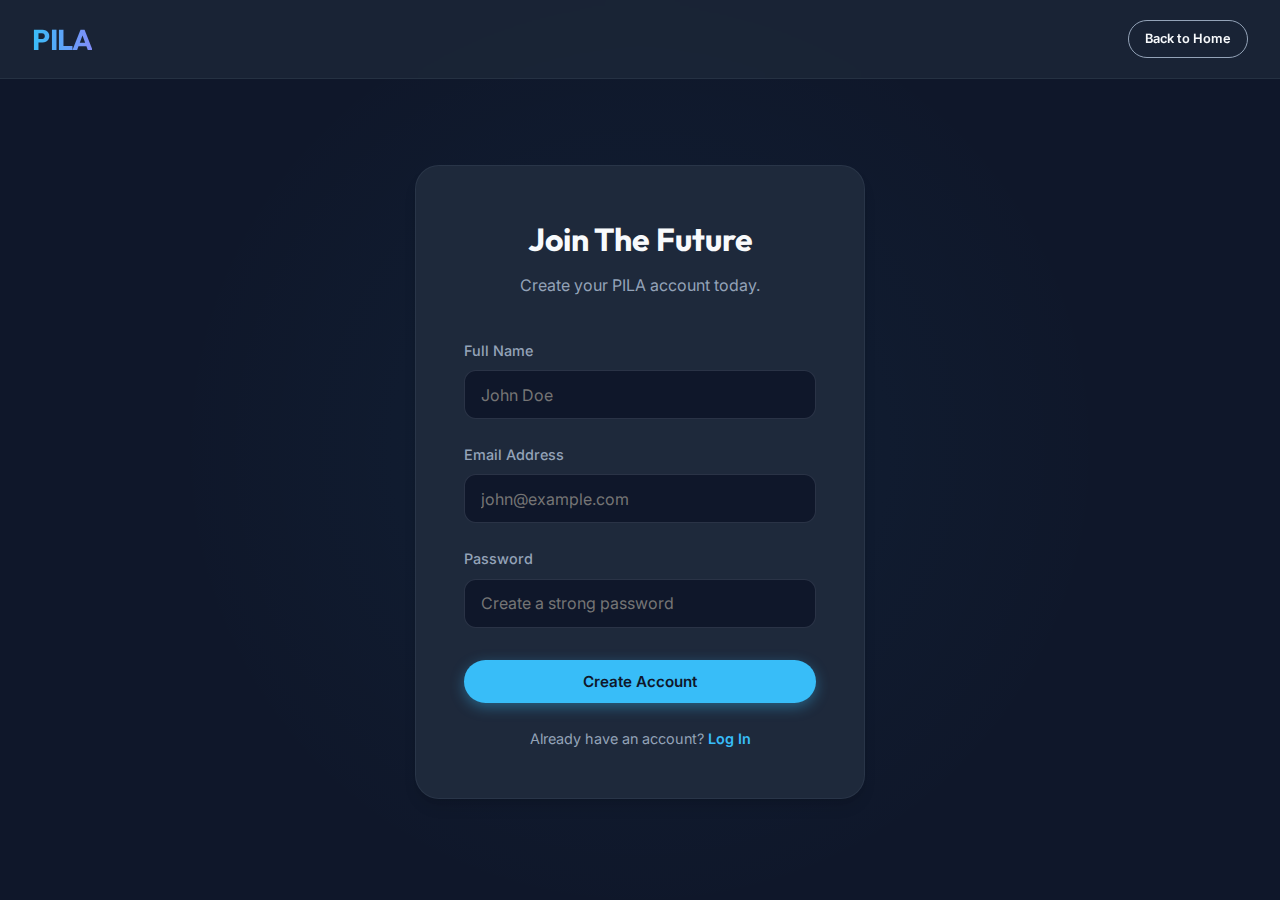
<file: signup.html>
<!DOCTYPE html>
<html lang="en">

<head>
    <meta charset="UTF-8">
    <meta name="viewport" content="width=device-width, initial-scale=1.0">
    <title>Sign Up | PILA Store</title>
    <meta name="description" content="Join PILA Store and unlock exclusive access to premium tech deals.">
    <!-- Google Fonts -->
    <link rel="preconnect" href="https://fonts.googleapis.com">
    <link rel="preconnect" href="https://fonts.gstatic.com" crossorigin>
    <link
        href="https://fonts.googleapis.com/css2?family=Inter:wght@300;400;500;600&family=Outfit:wght@500;700;800&display=swap"
        rel="stylesheet">
    <link rel="stylesheet" href="css/style.css">
</head>

<body>

    <!-- Simplified Header for Auth -->
    <header>
        <a href="index.html" class="logo">PILA</a>
        <a href="index.html" class="btn-secondary" style="font-size: 0.8rem; padding: 0.5rem 1rem;">Back to Home</a>
    </header>

    <div class="auth-container">
        <div class="auth-box">
            <div class="auth-header">
                <h2>Join The Future</h2>
                <p style="color: var(--text-secondary);">Create your PILA account today.</p>
            </div>

            <form id="signupForm" onsubmit="handleSignup(event)">
                <div class="form-group">
                    <label for="fullname">Full Name</label>
                    <input type="text" id="fullname" class="form-control" placeholder="John Doe" required>
                </div>

                <div class="form-group">
                    <label for="email">Email Address</label>
                    <input type="email" id="email" class="form-control" placeholder="john@example.com" required>
                </div>

                <div class="form-group">
                    <label for="password">Password</label>
                    <input type="password" id="password" class="form-control" placeholder="Create a strong password"
                        required>
                </div>

                <button type="submit" class="btn-primary btn-block">Create Account</button>
            </form>

            <div class="auth-footer">
                Already have an account? <a href="#">Log In</a>
            </div>
        </div>
    </div>

    <script>
        async function handleSignup(event) {
            event.preventDefault();

            const fullname = document.getElementById('fullname').value;
            const email = document.getElementById('email').value;
            const password = document.getElementById('password').value;

            try {
                const response = await fetch('/api/signup', {
                    method: 'POST',
                    headers: {
                        'Content-Type': 'application/json'
                    },
                    body: JSON.stringify({ fullname, email, password })
                });

                const data = await response.json();

                if (response.ok) {
                    alert('Account created successfully!');
                    window.location.href = 'index.html';
                } else {
                    alert('Error: ' + (data.error || 'Signup failed'));
                }
            } catch (error) {
                console.error('Error:', error);
                alert('An error occurred. Please try again.');
            }
        }
    </script>
</body>

</html>
</file>
<file: css/style.css>
/* Base Reset */
*,
*::before,
*::after {
    margin: 0;
    padding: 0;
    box-sizing: border-box;
}

:root {
    --bg-primary: #0f172a;
    /* Deep Slate Blue */
    --bg-secondary: #1e293b;
    /* Darker Slate */
    --text-primary: #f8fafc;
    /* Near White */
    --text-secondary: #94a3b8;
    /* Light Gray */
    --accent-color: #38bdf8;
    /* Sky Blue Neon */
    --accent-hover: #0ea5e9;
    /* Darker Sky Blue */
    --glass-bg: rgba(30, 41, 59, 0.7);
    --glass-border: rgba(148, 163, 184, 0.1);
    --shadow-sm: 0 1px 2px 0 rgb(0 0 0 / 0.05);
    --shadow-md: 0 4px 6px -1px rgb(0 0 0 / 0.1), 0 2px 4px -2px rgb(0 0 0 / 0.1);
    --shadow-lg: 0 10px 15px -3px rgb(0 0 0 / 0.1), 0 4px 6px -4px rgb(0 0 0 / 0.1);
    --font-heading: 'Outfit', sans-serif;
    --font-body: 'Inter', sans-serif;
}

body {
    font-family: var(--font-body);
    background-color: var(--bg-primary);
    color: var(--text-primary);
    line-height: 1.6;
    overflow-x: hidden;
}

a {
    text-decoration: none;
    color: inherit;
    transition: color 0.3s ease;
}

ul {
    list-style: none;
}

input,
button {
    font-family: inherit;
    outline: none;
    border: none;
}

/* Header & Navigation */
header {
    position: fixed;
    top: 0;
    left: 0;
    width: 100%;
    z-index: 1000;
    background: var(--glass-bg);
    backdrop-filter: blur(10px);
    border-bottom: 1px solid var(--glass-border);
    padding: 1rem 2rem;
    display: flex;
    justify-content: space-between;
    align-items: center;
}

.logo {
    font-family: var(--font-heading);
    font-size: 1.8rem;
    font-weight: 700;
    background: linear-gradient(to right, var(--accent-color), #818cf8);
    background-clip: text;
    -webkit-background-clip: text;
    -webkit-text-fill-color: transparent;
    letter-spacing: -0.5px;
}

nav ul {
    display: flex;
    gap: 2rem;
}

nav a {
    font-size: 0.95rem;
    font-weight: 500;
    color: var(--text-secondary);
    position: relative;
    padding: 0.5rem 0;
}

nav a:hover,
nav a.active {
    color: var(--text-primary);
}

nav a::after {
    content: '';
    position: absolute;
    bottom: 0;
    left: 0;
    width: 0%;
    height: 2px;
    background: var(--accent-color);
    transition: width 0.3s ease;
}

nav a:hover::after,
nav a.active::after {
    width: 100%;
}

.btn-primary {
    background: var(--accent-color);
    color: var(--bg-primary);
    padding: 0.75rem 1.5rem;
    border-radius: 999px;
    /* Pill shape */
    font-weight: 600;
    font-size: 0.95rem;
    cursor: pointer;
    transition: transform 0.2s ease, box-shadow 0.2s ease, background 0.2s ease;
    box-shadow: 0 4px 14px 0 rgba(56, 189, 248, 0.39);
}

.btn-primary:hover {
    background: var(--accent-hover);
    transform: translateY(-2px);
    box-shadow: 0 6px 20px 0 rgba(56, 189, 248, 0.23);
}

.btn-secondary {
    background: transparent;
    border: 1px solid var(--text-secondary);
    color: var(--text-primary);
    padding: 0.75rem 1.5rem;
    border-radius: 999px;
    font-weight: 600;
    transition: 0.3s;
}

.btn-secondary:hover {
    background: rgba(255, 255, 255, 0.05);
    border-color: var(--text-primary);
}

/* Hero Section */
.hero {
    min-height: 100vh;
    display: flex;
    align-items: center;
    justify-content: center;
    padding: 8rem 2rem 4rem;
    background: radial-gradient(circle at 10% 20%, rgba(56, 189, 248, 0.1) 0%, transparent 40%),
        radial-gradient(circle at 90% 80%, rgba(129, 140, 248, 0.1) 0%, transparent 40%);
    position: relative;
    overflow: hidden;
}

.hero-content {
    max-width: 1200px;
    margin: 0 auto;
    text-align: center;
    z-index: 10;
}

.hero h1 {
    font-family: var(--font-heading);
    font-size: 4rem;
    line-height: 1.1;
    margin-bottom: 1.5rem;
    background: linear-gradient(135deg, #fff 30%, #94a3b8 100%);
    background-clip: text;
    -webkit-background-clip: text;
    -webkit-text-fill-color: transparent;
}

.hero p {
    font-size: 1.25rem;
    color: var(--text-secondary);
    max-width: 600px;
    margin: 0 auto 3rem;
}

.hero-buttons {
    display: flex;
    gap: 1.5rem;
    justify-content: center;
}

/* Featured Products */
.featured {
    padding: 6rem 2rem;
    max-width: 1200px;
    margin: 0 auto;
}

.section-header {
    text-align: center;
    margin-bottom: 4rem;
}

.section-header h2 {
    font-family: var(--font-heading);
    font-size: 2.5rem;
    margin-bottom: 1rem;
}

.section-header p {
    color: var(--text-secondary);
}

.product-grid {
    display: grid;
    grid-template-columns: repeat(auto-fit, minmax(280px, 1fr));
    gap: 2.5rem;
}

.product-card {
    background: var(--bg-secondary);
    border-radius: 1rem;
    padding: 1rem;
    transition: transform 0.3s ease, box-shadow 0.3s ease;
    border: 1px solid var(--glass-border);
    position: relative;
    overflow: hidden;
}

.product-card:hover {
    transform: translateY(-8px);
    box-shadow: var(--shadow-lg);
    border-color: rgba(56, 189, 248, 0.3);
}

.product-image {
    width: 100%;
    aspect-ratio: 1/1;
    /* Square images */
    background: #2a354b;
    border-radius: 0.75rem;
    margin-bottom: 1.5rem;
    display: flex;
    align-items: center;
    justify-content: center;
    position: relative;
    overflow: hidden;
}

.product-image img {
    width: 100%;
    height: 100%;
    object-fit: cover;
    transition: transform 0.5s ease;
}

.product-card:hover .product-image img {
    transform: scale(1.05);
}

.product-info h3 {
    font-size: 1.25rem;
    margin-bottom: 0.5rem;
    font-weight: 600;
}

.product-info .price {
    font-size: 1.1rem;
    color: var(--accent-color);
    font-weight: 700;
    margin-bottom: 1rem;
    display: block;
}

.add-to-cart {
    width: 100%;
    padding: 0.6rem;
    background: rgba(56, 189, 248, 0.1);
    color: var(--accent-color);
    border-radius: 0.5rem;
    font-weight: 600;
    font-size: 0.9rem;
    cursor: pointer;
    transition: background 0.2s ease, color 0.2s ease;
}

.add-to-cart:hover {
    background: var(--accent-color);
    color: var(--bg-primary);
}

/* Login / Signup Page */
.auth-container {
    min-height: 100vh;
    display: flex;
    align-items: center;
    justify-content: center;
    padding: 6rem 2rem 2rem;
    /* Account for navbar */
    background: radial-gradient(circle at 50% 50%, rgba(56, 189, 248, 0.05) 0%, transparent 60%);
}

.auth-box {
    background: var(--bg-secondary);
    padding: 3rem;
    border-radius: 1.5rem;
    width: 100%;
    max-width: 450px;
    border: 1px solid var(--glass-border);
    box-shadow: var(--shadow-lg);
}

.auth-header {
    text-align: center;
    margin-bottom: 2.5rem;
}

.auth-header h2 {
    font-family: var(--font-heading);
    font-size: 2rem;
    margin-bottom: 0.5rem;
}

.form-group {
    margin-bottom: 1.5rem;
}

.form-group label {
    display: block;
    margin-bottom: 0.5rem;
    font-size: 0.9rem;
    color: var(--text-secondary);
    font-weight: 500;
}

.form-control {
    width: 100%;
    padding: 0.85rem 1rem;
    background: var(--bg-primary);
    border: 1px solid rgba(148, 163, 184, 0.2);
    border-radius: 0.75rem;
    color: var(--text-primary);
    transition: border-color 0.2s ease, box-shadow 0.2s ease;
    font-size: 1rem;
}

.form-control:focus {
    border-color: var(--accent-color);
    box-shadow: 0 0 0 3px rgba(56, 189, 248, 0.15);
}

.btn-block {
    width: 100%;
    display: block;
    margin-top: 2rem;
}

.auth-footer {
    text-align: center;
    margin-top: 1.5rem;
    font-size: 0.9rem;
    color: var(--text-secondary);
}

.auth-footer a {
    color: var(--accent-color);
    font-weight: 600;
}

.auth-footer a:hover {
    text-decoration: underline;
}

/* Footer */
footer {
    background: var(--bg-secondary);
    padding: 4rem 2rem;
    border-top: 1px solid var(--glass-border);
    margin-top: auto;
}

.footer-content {
    max-width: 1200px;
    margin: 0 auto;
    display: grid;
    grid-template-columns: repeat(auto-fit, minmax(200px, 1fr));
    gap: 3rem;
}

.footer-col h4 {
    font-size: 1.1rem;
    margin-bottom: 1.5rem;
    color: var(--text-primary);
}

.footer-col ul li {
    margin-bottom: 0.8rem;
}

.footer-col ul li a {
    color: var(--text-secondary);
    font-size: 0.95rem;
}

.footer-col ul li a:hover {
    color: var(--accent-color);
}

/* Animations */
@keyframes fadeIn {
    from {
        opacity: 0;
        transform: translateY(20px);
    }

    to {
        opacity: 1;
        transform: translateY(0);
    }
}

.hero h1,
.hero p,
.hero-buttons,
.product-card {
    animation: fadeIn 0.8s ease-out forwards;
}

.hero p {
    animation-delay: 0.2s;
    opacity: 0;
}

.hero-buttons {
    animation-delay: 0.4s;
    opacity: 0;
}

.product-card {
    opacity: 0;
}

.product-card:nth-child(1) {
    animation-delay: 0.1s;
}

.product-card:nth-child(2) {
    animation-delay: 0.2s;
}

.product-card:nth-child(3) {
    animation-delay: 0.3s;
}

.product-card:nth-child(4) {
    animation-delay: 0.4s;
}

/* Responsive adjustments */
@media (max-width: 768px) {
    .hero h1 {
        font-size: 2.5rem;
    }

    .hero-buttons {
        flex-direction: column;
        width: 100%;
    }

    .btn-primary,
    .btn-secondary {
        width: 100%;
        text-align: center;
    }

    nav ul {
        position: fixed;
        top: 70px;
        /* Header height approx */
        left: 0;
        width: 100%;
        background: var(--bg-secondary);
        flex-direction: column;
        padding: 2rem;
        gap: 1.5rem;
        border-bottom: 1px solid var(--glass-border);
        transform: translateY(-150%);
        transition: transform 0.3s ease-in-out;
        z-index: 999;
        display: flex;
        /* Override flex from desktop */
    }

    nav ul.active {
        transform: translateY(0);
    }

    .mobile-toggle {
        display: block;
    }
}

.mobile-toggle {
    display: none;
    font-size: 1.5rem;
    color: var(--text-primary);
    cursor: pointer;
}
</file>
